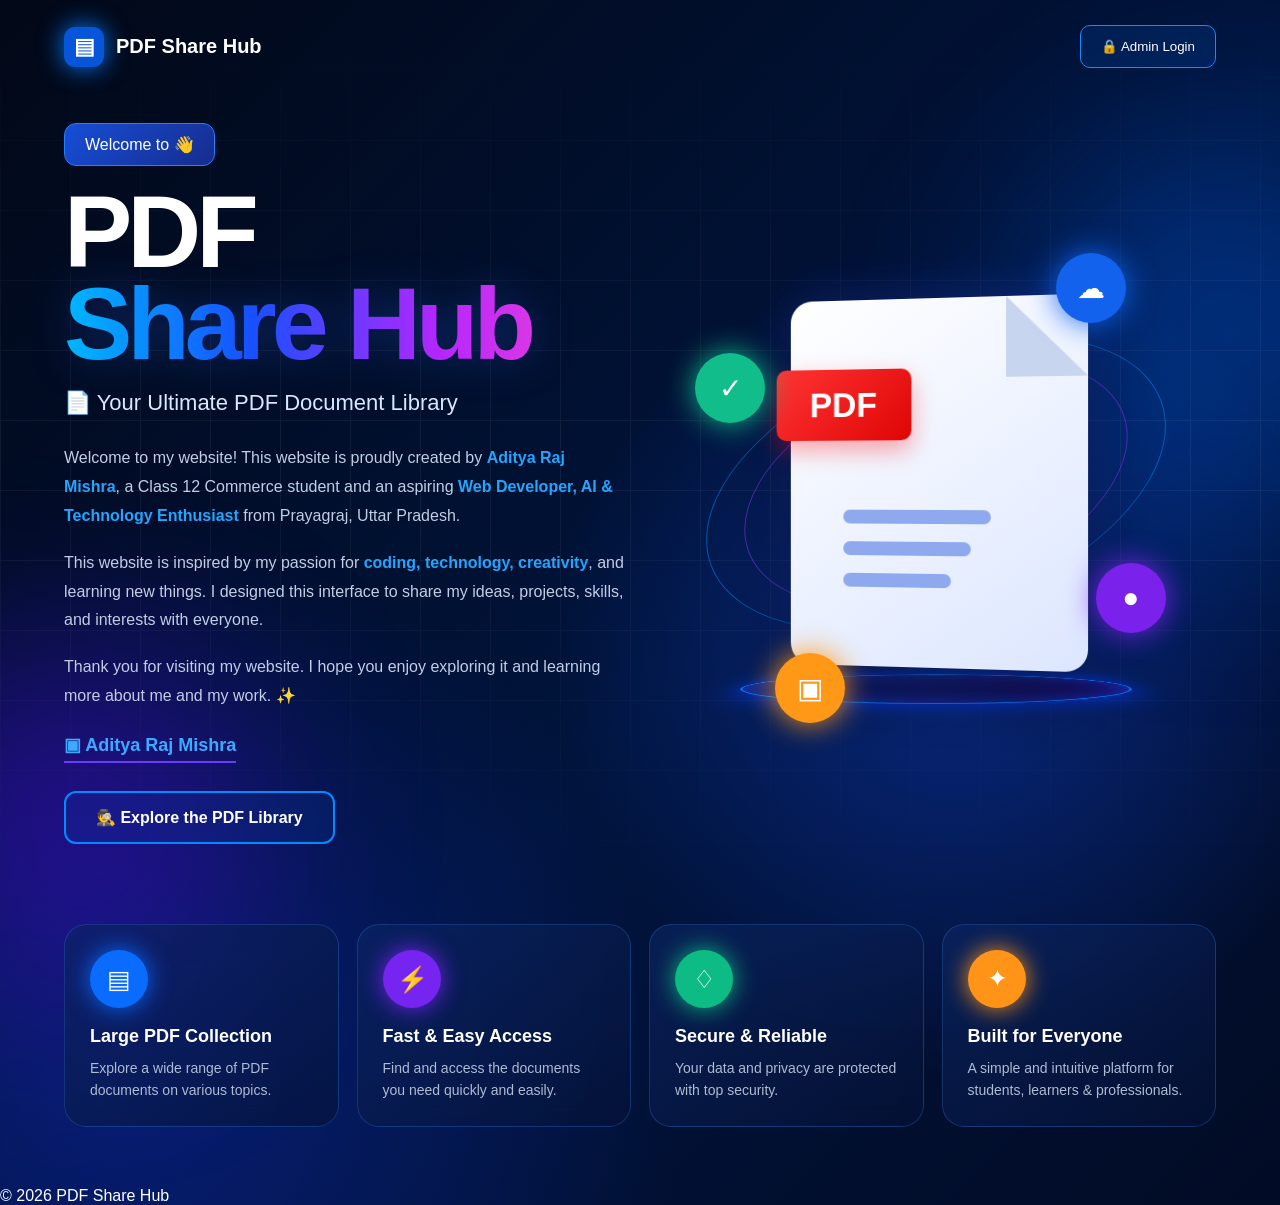
<file: index.html>
<!DOCTYPE html>
<html lang="en">
<head>
  <meta charset="UTF-8">
  <meta name="viewport" content="width=device-width, initial-scale=1.0">
  <title>PDF Share Hub</title>
  
  <link rel="manifest" href="manifest.json">
  <meta name="theme-color" content="#635bff">
  <meta name="mobile-web-app-capable" content="yes">
  <meta name="apple-mobile-web-app-capable" content="yes">
<style>

*{
    margin:0;
    padding:0;
    box-sizing:border-box;
}

html{
    scroll-behavior:smooth;
}

body{
    font-family:Arial,Helvetica,sans-serif;
    min-height:100vh;
    color:white;
    overflow-x:hidden;

    background:
        radial-gradient(circle at 75% 55%,#08277d 0%,transparent 35%),
        radial-gradient(circle at 10% 90%,#071d72 0%,transparent 35%),
        linear-gradient(135deg,#020817,#00143c 55%,#020b25);
}


/* BACKGROUND */

a{
    color:white;
    text-decoration:none;
}

.bg-glow{
    position:fixed;
    border-radius:50%;
    filter:blur(100px);
    opacity:.35;
    pointer-events:none;
}

.glow1{
    width:400px;
    height:400px;
    background:#0066ff;
    top:15%;
    right:-150px;
}

.glow2{
    width:350px;
    height:350px;
    background:#6200ff;
    bottom:-100px;
    left:-100px;
}

.grid{
    position:fixed;
    inset:0;
    opacity:.06;
    pointer-events:none;

    background-image:
        linear-gradient(#fff 1px,transparent 1px),
        linear-gradient(90deg,#fff 1px,transparent 1px);

    background-size:70px 70px;

    mask-image:linear-gradient(
        to bottom,
        transparent,
        black,
        transparent
    );
}


/* HEADER */

.header{
    width:90%;
    max-width:1400px;
    margin:auto;

    padding:25px 0;

    display:flex;
    justify-content:space-between;
    align-items:center;

    position:relative;
    z-index:10;
}

.logo{
    display:flex;
    align-items:center;
    gap:12px;

    font-size:20px;
    font-weight:bold;
}

.logo-icon{
    width:40px;
    height:40px;

    display:grid;
    place-items:center;

    border-radius:11px;

    background:#0755d8;

    box-shadow:0 0 25px #087cff;

    font-size:22px;
}

.admin-btn{
    padding:13px 20px;

    color:white;

    background:rgba(0,80,190,.2);

    border:1px solid #148cff;

    border-radius:10px;

    cursor:pointer;

    transition:.3s;
}

.admin-btn:hover{
    background:#087cff;
    box-shadow:0 0 25px #087cff;
}


/* MAIN */

.container{
    width:90%;
    max-width:1400px;

    margin:auto;

    display:grid;

    grid-template-columns:1fr 1fr;

    gap:30px;

    align-items:center;

    position:relative;
    z-index:2;
}


/* INTRO */

.intro{
    padding:30px 0;
}

.welcome{
    display:inline-block;

    padding:11px 20px;

    margin-bottom:20px;

    border-radius:12px;

    background:linear-gradient(
        135deg,
        #164ed7,
        #172c8d
    );

    border:1px solid #267fff;
}

h1{
    font-size:clamp(55px,8vw,105px);

    line-height:.9;

    letter-spacing:-5px;

    margin-bottom:20px;
}

h1 span{
    display:block;

    background:linear-gradient(
        90deg,
        #00b7ff,
        #1750ff,
        #b426ff,
        #ff45cf
    );

    -webkit-background-clip:text;
    background-clip:text;

    color:transparent;

    filter:drop-shadow(
        0 0 20px rgba(40,100,255,.3)
    );
}

.subtitle{
    font-size:22px;

    color:#dbe7ff;

    margin-bottom:28px;
}

.description{
    max-width:650px;

    color:#c2cde5;

    font-size:16px;

    line-height:1.8;
}

.description p{
    margin-bottom:18px;
}

.description strong{
    color:#24a5ff;
}

.profile-link{
    display:inline-block;

    margin-top:5px;

    color:#3baaff;

    font-size:18px;
    font-weight:bold;

    text-decoration:none;

    border-bottom:2px solid #673cff;

    padding-bottom:5px;
}

.login-btn{
    display:block;

    margin-top:28px;

    padding:15px 30px;

    color:white;

    background:rgba(0,80,190,.15);

    border:2px solid #008cff;

    border-radius:12px;

    font-size:16px;
    font-weight:bold;

    cursor:pointer;

    transition:.3s;
}

.login-btn:hover{
    background:#087cff;

    box-shadow:0 0 30px #087cff;

    transform:translateY(-3px);
}


/* ILLUSTRATION */

.illustration{
    height:600px;

    position:relative;

    display:grid;
    place-items:center;
}

.orbit{
    position:absolute;

    border-radius:50%;

    border:1px solid rgba(0,150,255,.5);

    transform:rotate(-20deg);
}

.orbit1{
    width:480px;
    height:260px;
}

.orbit2{
    width:400px;
    height:220px;

    border-color:rgba(150,60,255,.5);
}

.orbit3{
    width:300px;
    height:170px;

    border-color:rgba(0,220,255,.3);
}


/* PDF */

.pdf-document{
    width:300px;
    height:370px;

    position:relative;

    background:linear-gradient(
        145deg,
        #fff,
        #dce6ff
    );

    border-radius:22px;

    box-shadow:
        0 25px 70px rgba(0,0,0,.5),
        0 0 50px rgba(50,80,255,.3);

    transform:perspective(900px) rotateY(-8deg);

    z-index:3;
}

.pdf-fold{
    position:absolute;

    right:0;
    top:0;

    width:80px;
    height:80px;

    background:#c8d5ef;

    clip-path:polygon(
        0 0,
        100% 100%,
        0 100%
    );
}

.pdf-label{
    position:absolute;

    top:70px;
    left:-15px;

    padding:16px 35px;

    background:linear-gradient(
        135deg,
        #ff3434,
        #df0505
    );

    color:white;

    font-size:35px;
    font-weight:900;

    border-radius:10px;

    box-shadow:0 10px 25px rgba(255,0,0,.35);
}

.pdf-lines{
    position:absolute;

    left:55px;
    bottom:80px;

    display:flex;
    flex-direction:column;

    gap:18px;
}

.pdf-lines span{
    width:150px;
    height:14px;

    background:#8ea9ed;

    border-radius:10px;
}

.pdf-lines span:nth-child(2){
    width:130px;
}

.pdf-lines span:nth-child(3){
    width:110px;
}


/* PLATFORM */

.platform{
    position:absolute;

    bottom:60px;

    width:390px;
    height:70px;

    border-radius:50%;

    background:
        linear-gradient(
            90deg,
            #071d6e,
            #111a6f,
            #16075d
        );

    border:2px solid #087cff;

    box-shadow:
        0 0 35px #003dff,
        inset 0 0 30px #1735b9;

    transform:
        perspective(400px)
        rotateX(65deg);

    z-index:1;
}


/* FLOATING ICONS */

.floating-icon{
    width:70px;
    height:70px;

    position:absolute;

    display:grid;
    place-items:center;

    border-radius:50%;

    font-size:28px;

    z-index:5;

    animation:float 4s ease-in-out infinite;
}

.cloud{
    top:70px;
    right:90px;

    background:#1262ed;

    box-shadow:0 0 30px #1262ed;
}

.share{
    right:50px;
    bottom:150px;

    background:#7a22ec;

    box-shadow:0 0 30px #7a22ec;
}

.book{
    bottom:60px;
    left:120px;

    background:#ff9717;

    box-shadow:0 0 30px #ff9717;
}

.check{
    left:40px;
    top:170px;

    background:#10bd8b;

    box-shadow:0 0 30px #10bd8b;
}

@keyframes float{

    0%,100%{
        transform:translateY(0);
    }

    50%{
        transform:translateY(-12px);
    }
}


/* FEATURES */

.features{
    grid-column:1/-1;

    display:grid;

    grid-template-columns:
        repeat(4,1fr);

    gap:18px;

    padding:20px 0 60px;
}

.feature-card{
    min-height:180px;

    padding:25px;

    border-radius:22px;

    background:
        linear-gradient(
            145deg,
            rgba(12,38,100,.65),
            rgba(5,18,54,.65)
        );

    border:1px solid rgba(65,145,255,.25);

    backdrop-filter:blur(12px);

    transition:.35s;
}

.feature-card:hover{
    transform:translateY(-8px);

    border-color:#218cff;

    box-shadow:
        0 15px 40px rgba(0,90,255,.25);
}

.feature-icon{
    width:58px;
    height:58px;

    display:grid;
    place-items:center;

    border-radius:50%;

    font-size:25px;

    margin-bottom:18px;
}

.blue{
    background:#096cff;
    box-shadow:0 0 25px #096cff;
}

.purple{
    background:#7624ef;
    box-shadow:0 0 25px #7624ef;
}

.green{
    background:#0dbb84;
    box-shadow:0 0 25px #0dbb84;
}

.orange{
    background:#ff9419;
    box-shadow:0 0 25px #ff9419;
}

.feature-card h3{
    font-size:18px;

    margin-bottom:10px;
}

.feature-card p{
    color:#aebbd4;

    line-height:1.6;

    font-size:14px;
}


/* MOBILE */

@media(max-width:900px){

    .container{
        grid-template-columns:1fr;
    }

    .intro{
        text-align:center;
    }

    .description{
        margin:auto;
    }

    .login-btn{
        margin-left:auto;
        margin-right:auto;
    }

    .illustration{
        height:500px;
    }

    .features{
        grid-template-columns:repeat(2,1fr);
    }
}


@media(max-width:600px){

    .header{
        padding:18px 0;
    }

    .logo{
        font-size:15px;
    }

    .logo-icon{
        width:32px;
        height:32px;
    }

    .admin-btn{
        padding:10px 12px;
        font-size:12px;
    }

    h1{
        font-size:58px;
        letter-spacing:-3px;
    }

    .subtitle{
        font-size:17px;
    }

    .description{
        font-size:14px;
        line-height:1.7;
    }

    .illustration{
        height:400px;
    }

    .pdf-document{
        width:210px;
        height:270px;
    }

    .pdf-label{
        font-size:25px;
        padding:12px 25px;
    }

    .pdf-lines{
        left:35px;
        bottom:50px;
        gap:10px;
    }

    .pdf-lines span{
        width:110px;
        height:9px;
    }

    .platform{
        width:280px;
    }

    .orbit1{
        width:350px;
        height:190px;
    }

    .orbit2{
        width:300px;
        height:160px;
    }

    .floating-icon{
        width:50px;
        height:50px;
        font-size:20px;
    }

    .cloud{
        right:20px;
        top:30px;
    }

    .share{
        right:10px;
        bottom:100px;
    }

    .check{
        left:15px;
        top:120px;
    }

    .book{
        left:50px;
        bottom:30px;
    }

    .features{
        grid-template-columns:1fr;
    }

}

.admin-link:hover {
    background: #087cff;

    box-shadow:
        0 0 15px #087cff,
        0 0 35px rgba(0, 140, 255, 0.5);

    transform: translateY(-2px);
}

</style>
</head>


<body>

<div class="bg-glow glow1"></div>
<div class="bg-glow glow2"></div>
<div class="grid"></div>


<header class="header">

    
    <div class="logo">

        <div class="logo-icon">
            ▤
        </div>

        PDF Share Hub

    </div>


    <button class="admin-btn">
       <a href="admin.html"> 🔒 Admin Login </a>
    </button>

</header>



<main class="container">


<section class="intro">

    <div class="welcome">
        Welcome to 👋
    </div>


    <h1>
        PDF
        <span>Share Hub</span>
    </h1>


    <p class="subtitle">
        📄 Your Ultimate PDF Document Library
    </p>


    <div class="description">

        <p>
            Welcome to my website! This website is proudly created by
            <strong>Aditya Raj Mishra</strong>, a Class 12 Commerce student
            and an aspiring
            <strong>Web Developer, AI & Technology Enthusiast</strong>
            from Prayagraj, Uttar Pradesh.
        </p>

        <p>
            This website is inspired by my passion for
            <strong>coding, technology, creativity</strong>,
            and learning new things. I designed this interface to share
            my ideas, projects, skills, and interests with everyone.
        </p>

        <p>
            Thank you for visiting my website. I hope you enjoy exploring
            it and learning more about me and my work. ✨
        </p>

    </div>


    <a href="#" class="profile-link">
        ▣ Aditya Raj Mishra
    </a>


    <button class="login-btn" >
      <a href="library.html" class="admin-link">  🕵️ Explore the PDF Library </a>
    </button>

</section>



<section class="illustration">

    <div class="orbit orbit1"></div>
    <div class="orbit orbit2"></div>
    <div class="orbit orbit3"></div>


    <div class="floating-icon cloud">
        ☁
    </div>

    <div class="floating-icon share">
        ●
    </div>

    <div class="floating-icon book">
        ▣
    </div>

    <div class="floating-icon check">
        ✓
    </div>


    <div class="pdf-document">

        <div class="pdf-fold"></div>

        <div class="pdf-label">
            PDF
        </div>

        <div class="pdf-lines">

            <span></span>
            <span></span>
            <span></span>

        </div>

    </div>


    <div class="platform"></div>

</section>



<section class="features">


<div class="feature-card">

    <div class="feature-icon blue">
        ▤
    </div>

    <h3>
        Large PDF Collection
    </h3>

    <p>
        Explore a wide range of PDF documents on various topics.
    </p>

</div>



<div class="feature-card">

    <div class="feature-icon purple">
        ⚡
    </div>

    <h3>
        Fast & Easy Access
    </h3>

    <p>
        Find and access the documents you need quickly and easily.
    </p>

</div>



<div class="feature-card">

    <div class="feature-icon green">
        ♢
    </div>

    <h3>
        Secure & Reliable
    </h3>

    <p>
        Your data and privacy are protected with top security.
    </p>

</div>



<div class="feature-card">

    <div class="feature-icon orange">
        ✦
    </div>

    <h3>
        Built for Everyone
    </h3>

    <p>
        A simple and intuitive platform for students,
        learners & professionals.
    </p>

</div>


</section>

</main>
<footer>© 2026 PDF Share Hub</footer>
 <script src="assets/config.js"></script> 
 <script src="assets/app.js"></script> 
 <script src="sw.js"></script>
</body>



</html>
</file>
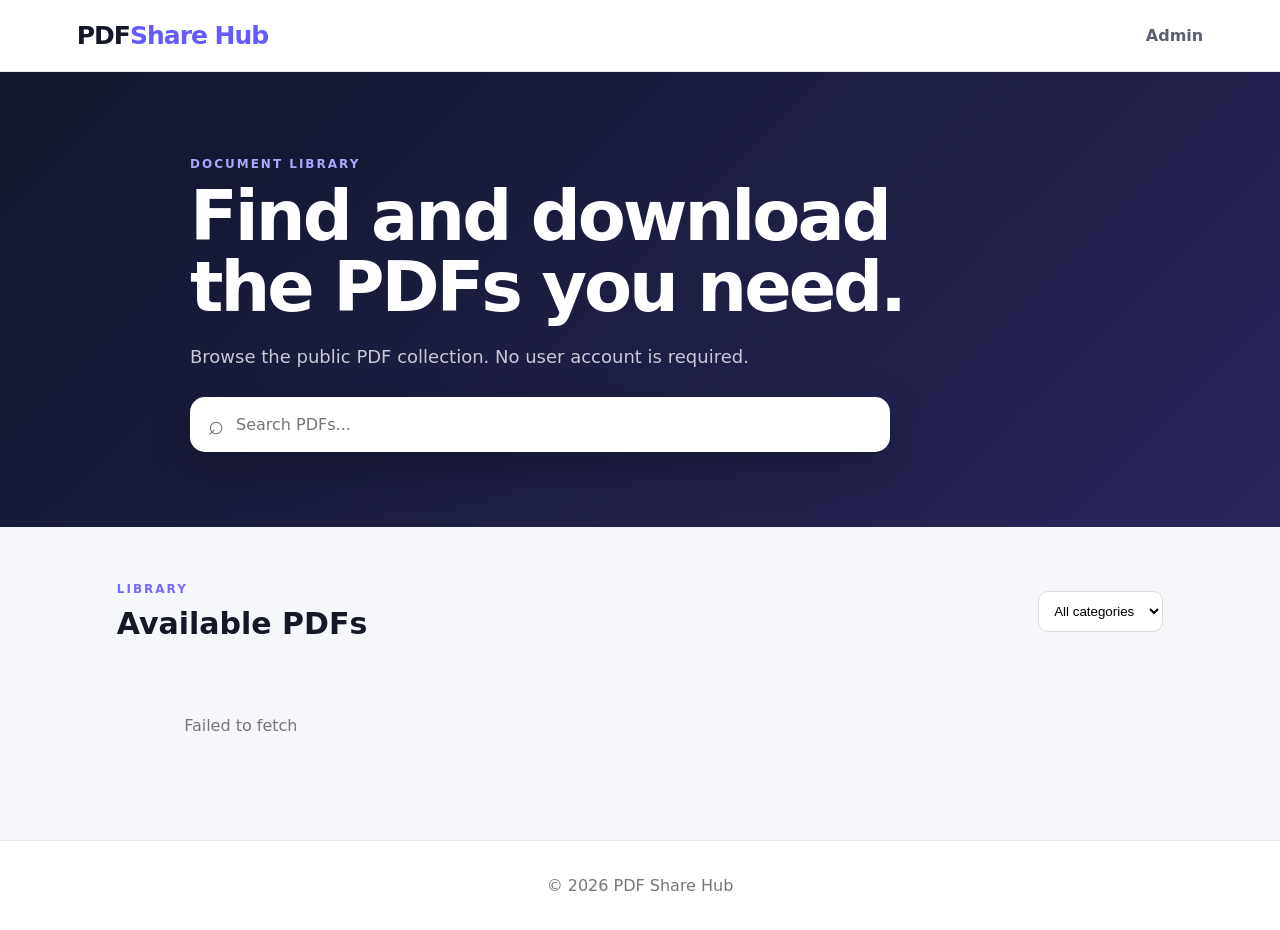
<file: library.html>
<!DOCTYPE html>
<html lang="en">
<head>
  <meta charset="UTF-8">
  <meta name="viewport" content="width=device-width, initial-scale=1.0">
  <title>USER Enter face</title>
  <link rel="stylesheet" href="assets/style.css">
  <link rel="manifest" href="manifest.json">
  <meta name="theme-color" content="#635bff">
  <meta name="mobile-web-app-capable" content="yes">
  <meta name="apple-mobile-web-app-capable" content="yes">
</head>
<body>
  <header class="topbar">
    <a class="brand" href="index.html">PDF<span>Share Hub</span></a>
    <a class="admin-link" href="admin.html">Admin</a>
  </header>

  <main>
    <section class="hero">
      <div>
        <p class="eyebrow">DOCUMENT LIBRARY</p>
        <h1>Find and download<br>the PDFs you need.</h1>
        <p class="hero-copy">Browse the public PDF collection. No user account is required.</p>
        <div class="search">
          <span>⌕</span>
          <input id="searchInput" type="search" placeholder="Search PDFs...">
        </div>
      </div>
    </section>

    <section class="section">
      <div class="section-head">
        <div>
          <p class="eyebrow">LIBRARY</p>
          <h2>Available PDFs</h2>
        </div>
        <select id="categoryFilter">
          <option value="">All categories</option>
        </select>
      </div>
      <div id="pdfGrid" class="grid"></div>
      <div id="emptyState" class="empty hidden">No PDFs found.</div>
    </section>
  </main>
  <footer>© 2026 PDF Share Hub</footer>
  <script src="assets/config.js"></script>
  <script src="assets/app.js"></script>
  <script>
if ("serviceWorker" in navigator) {
  window.addEventListener("load", () => {
    navigator.serviceWorker.register("./sw.js")
      .then(() => console.log("PDF Share Hub PWA ready"))
      .catch(error => console.error("PWA error:", error));
  });
}
</script>
</body>
</html>
</file>
<file: assets/style.css>
*{box-sizing:border-box}
   body{margin:0;font-family:Inter,system-ui,-apple-system,BlinkMacSystemFont,"Segoe UI",sans-serif;background:#f6f7fb;color:#151827}a{text-decoration:none;color:inherit}
   .topbar{height:72px;background:#fff;border-bottom:1px solid #e8e9ef;display:flex;align-items:center;justify-content:space-between;padding:0 6%;position:sticky;top:0;z-index:10}
   .brand{font-size:25px;font-weight:800;letter-spacing:-1px}.brand span{color:#635bff}.admin-link{font-weight:650;color:#5c5f70}.hero{padding:85px 6% 75px;background:linear-gradient(135deg,#11162b,#29265a);color:#fff}.hero>div{max-width:900px;margin:auto}.eyebrow{font-size:12px;font-weight:800;letter-spacing:2px;color:#716cff;margin:0 0 10px}
   .hero .eyebrow{color:#aaa7ff}.hero h1{font-size:clamp(38px,6vw,70px);line-height:1.02;letter-spacing:-3px;margin:0 0 22px}.hero-copy{font-size:18px;color:#c7c9d5;max-width:650px}.search{margin-top:30px;background:#fff;border-radius:15px;display:flex;align-items:center;padding:0 18px;max-width:700px;box-shadow:0 15px 40px #0004}.search span{font-size:27px;color:#777}.search input{border:0;outline:0;width:100%;padding:18px 12px;font-size:16px}.section{max-width:1200px;margin:0 auto;padding:55px 6%}.section-head{display:flex;align-items:center;justify-content:space-between;gap:20px;margin-bottom:25px}.section h1,.section h2{margin:0}.section h2{font-size:30px}.section select{border:1px solid #ddd;border-radius:10px;padding:11px;background:#fff}.grid{display:grid;grid-template-columns:repeat(auto-fill,minmax(245px,1fr));gap:18px}.card,.panel,.stat{background:#fff;border:1px solid #e6e7ee;border-radius:17px;box-shadow:0 8px 25px #1b20400a}.card{padding:20px;display:flex;flex-direction:column;min-height:220px}.pdf-icon{height:58px;width:58px;border-radius:14px;background:#eeedff;color:#635bff;display:grid;place-items:center;font-weight:900;margin-bottom:18px}.card h3{margin:0 0 8px;font-size:18px}.card p{color:#707382;font-size:14px;line-height:1.5;margin:0 0 14px}.tag{font-size:12px;color:#635bff;font-weight:700}.card-actions{margin-top:auto;display:flex;gap:8px}.btn{border:1px solid #ddd;background:#fff;border-radius:10px;padding:11px 15px;font-weight:700;cursor:pointer}.btn.primary{background:#635bff;color:#fff;border-color:#635bff}.btn.danger{color:#c62b3d}.empty{text-align:center;padding:50px;color:#777}.hidden{display:none!important}footer{text-align:center;padding:35px;color:#777;border-top:1px solid #e8e9ef;background:#fff}.admin-main{max-width:1050px;margin:auto;padding:55px 6%}.auth-panel{max-width:500px;margin:30px auto;padding:30px}.panel{padding:25px;margin-bottom:25px}.panel h2{margin-top:0}form{display:grid;gap:15px}label{font-weight:700;font-size:14px;display:grid;gap:7px}input,textarea{font:inherit;border:1px solid #dfe1e8;border-radius:10px;padding:12px;outline:none}textarea{min-height:100px;resize:vertical}.form-grid{grid-template-columns:1fr 1fr}.wide{grid-column:1/-1}.stats{display:grid;grid-template-columns:repeat(2,1fr);gap:15px;margin-bottom:25px}.stat{padding:22px}.stat strong{font-size:30px;display:block}.stat span{color:#777}.admin-item{display:flex;align-items:center;justify-content:space-between;gap:15px;padding:15px 0;border-bottom:1px solid #eee}.admin-item:last-child{border-bottom:0}.admin-item h3{margin:0 0 4px}.admin-item p{margin:0;color:#777;font-size:13px}.admin-actions{display:flex;gap:8px;flex-wrap:wrap}.message{min-height:20px;color:#555}.message.error{color:#c62b3d}.message.success{color:#16824b}@media(max-width:650px){.topbar{padding:0 5%}.hero{padding:60px 5%}.hero h1{letter-spacing:-2px}.section,.admin-main{padding-left:5%;padding-right:5%}.section-head{align-items:flex-start;flex-direction:column}
   .form-grid{grid-template-columns:1fr}
   .wide{grid-column:auto}
   .stats{grid-template-columns:1fr}
   .admin-item{align-items:flex-start;flex-direction:column;width:100%}}
</file>
